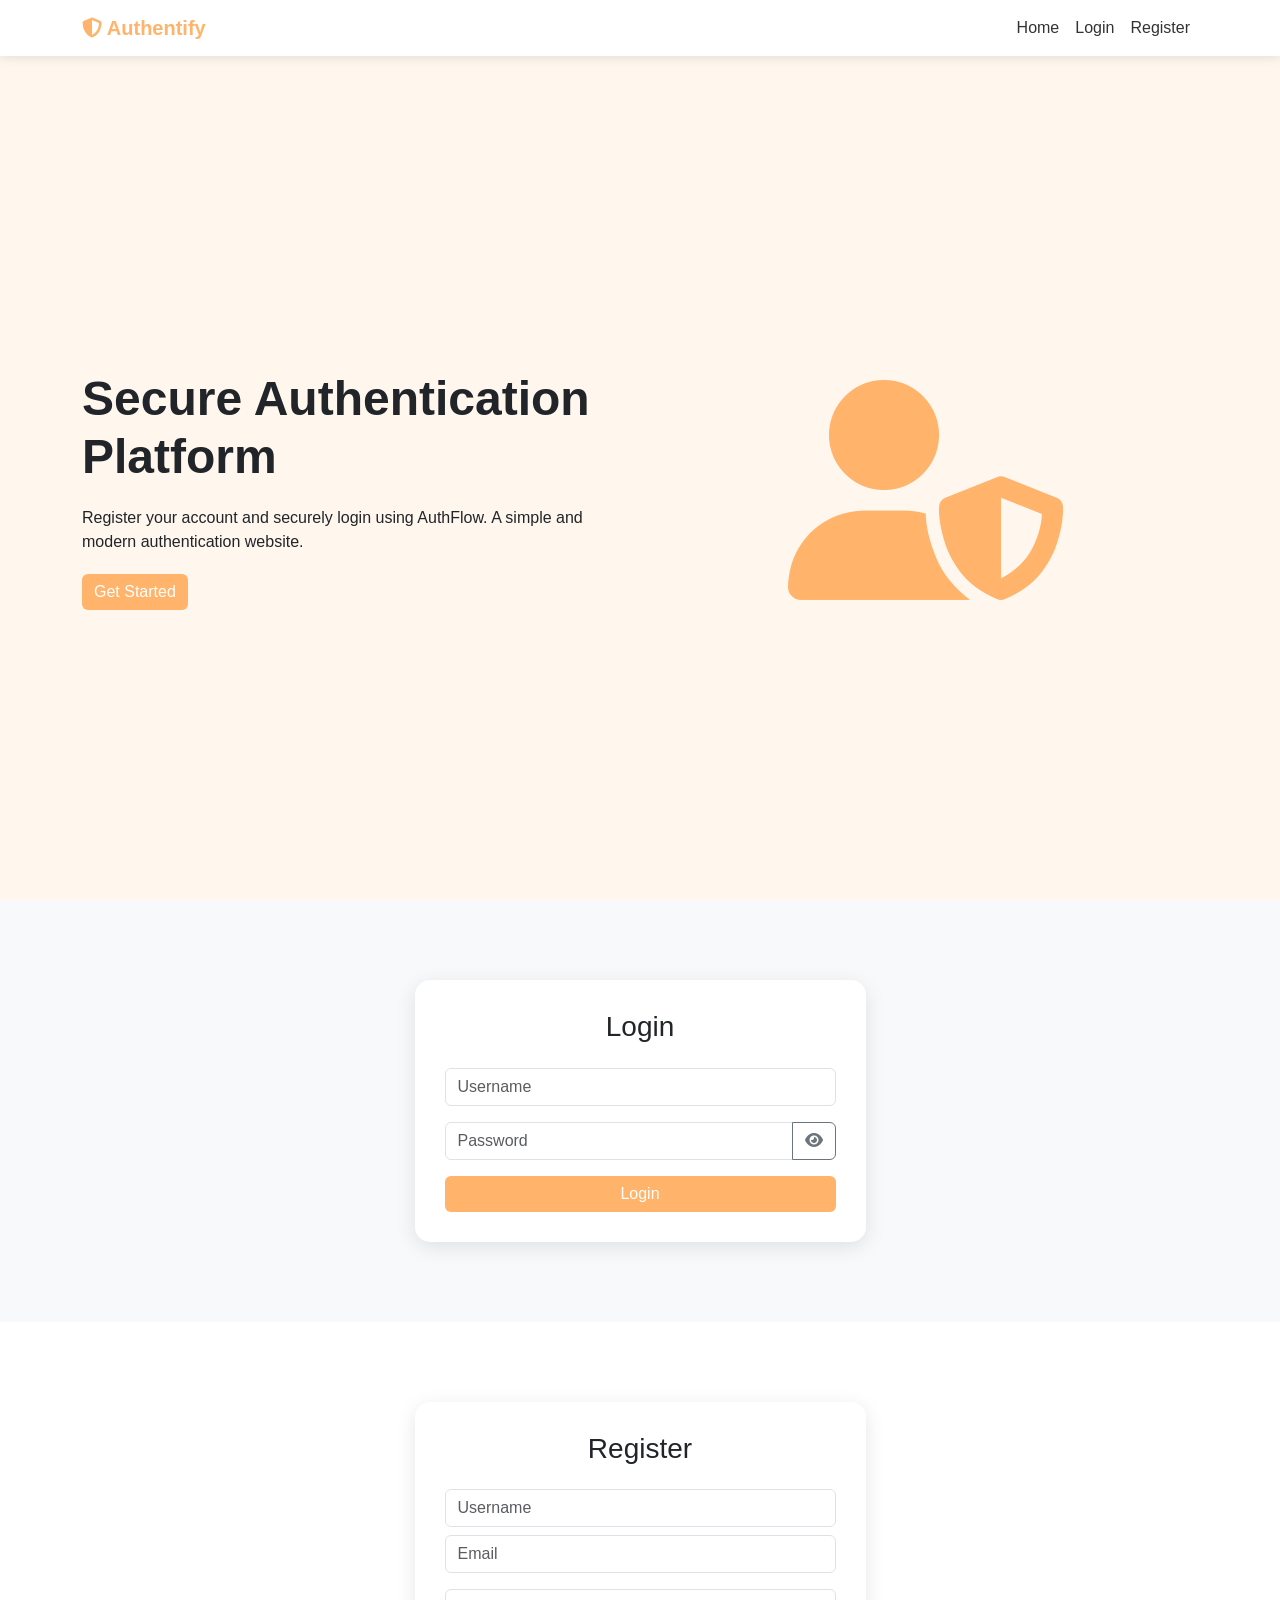
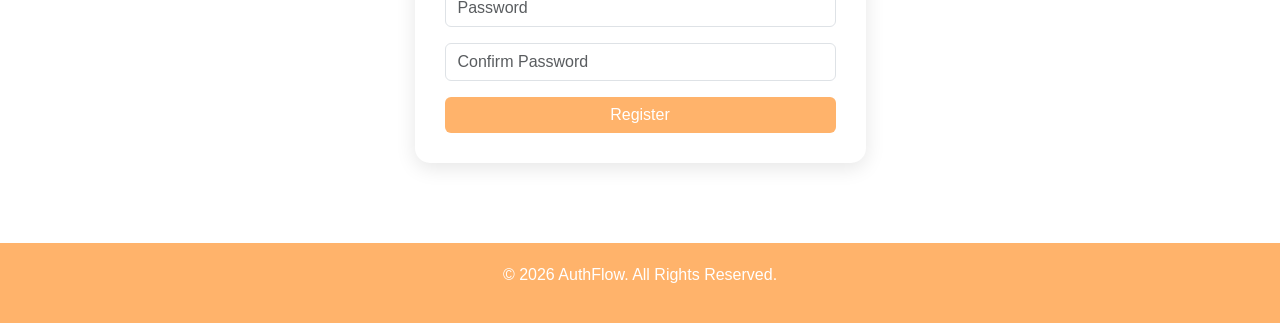
<file: TASK-2/index.html>
<!DOCTYPE html>
<html lang="en">

<head>
<meta charset="UTF-8">
<meta name="viewport" content="width=device-width, initial-scale=1.0">

<title>AuthFlow</title>

<link href="https://cdn.jsdelivr.net/npm/bootstrap@5.3.3/dist/css/bootstrap.min.css" rel="stylesheet">

<link rel="stylesheet"
href="https://cdnjs.cloudflare.com/ajax/libs/font-awesome/6.5.1/css/all.min.css">

<link rel="stylesheet" href="style.css">
</head>

<body>

<nav class="navbar navbar-expand-lg fixed-top">
<div class="container">

<a class="navbar-brand" href="#">
<i class="fa-solid fa-shield-halved"></i>
Authentify
</a>

<button class="navbar-toggler"
data-bs-toggle="collapse"
data-bs-target="#menu">
<span class="navbar-toggler-icon"></span>
</button>

<div class="collapse navbar-collapse" id="menu">
<ul class="navbar-nav ms-auto">

<li class="nav-item">
<a class="nav-link" href="#home">Home</a>
</li>

<li class="nav-item">
<a class="nav-link" href="#login">Login</a>
</li>

<li class="nav-item">
<a class="nav-link" href="#register">Register</a>
</li>

</ul>
</div>

</div>
</nav>

<section id="home" class="hero">

<div class="container">

<div class="row align-items-center">

<div class="col-lg-6">

<h1>Secure Authentication Platform</h1>

<p>
Register your account and securely login using AuthFlow.
A simple and modern authentication website.
</p>

<a href="#register" class="btn btn-main">
Get Started
</a>

</div>

<div class="col-lg-6 text-center">
<i class="fa-solid fa-user-shield hero-icon"></i>
</div>

</div>

</div>

</section>

<section id="login" class="section bg-light">

<div class="container">

<div class="row justify-content-center">

<div class="col-md-5">

<div class="form-box">

<h3 class="text-center mb-4">Login</h3>

<form id="loginForm">

<input
type="text"
id="loginUsername"
class="form-control mb-3"
placeholder="Username"
required>

<div class="input-group mb-3">

<input
type="password"
id="loginPassword"
class="form-control"
placeholder="Password"
required>

<button
type="button"
class="btn btn-outline-secondary"
onclick="togglePassword('loginPassword')">

<i class="fa-solid fa-eye"></i>

</button>

</div>

<button
type="submit"
class="btn btn-main w-100">

Login

</button>

</form>

</div>

</div>

</div>

</div>

</section>

<section id="register" class="section">

<div class="container">

<div class="row justify-content-center">

<div class="col-md-5">

<div class="form-box">

<h3 class="text-center mb-4">Register</h3>

<form id="registerForm">

<input
type="text"
id="username"
class="form-control mb-2"
placeholder="Username"
required>

<div id="userStatus" class="mb-2"></div>

<input
type="email"
id="email"
class="form-control mb-3"
placeholder="Email"
required>

<input
type="password"
id="password"
class="form-control mb-3"
placeholder="Password"
required>

<input
type="password"
id="confirmPassword"
class="form-control mb-2"
placeholder="Confirm Password"
required>

<div id="matchMsg" class="mb-3"></div>

<button
type="submit"
class="btn btn-main w-100">

Register

</button>

</form>

</div>

</div>

</div>

</div>

</section>

<footer>
<p>© 2026 AuthFlow. All Rights Reserved.</p>
</footer>

<script src="script.js"></script>

<script src="https://cdn.jsdelivr.net/npm/bootstrap@5.3.3/dist/js/bootstrap.bundle.min.js"></script>

</body>
</html>
</file>
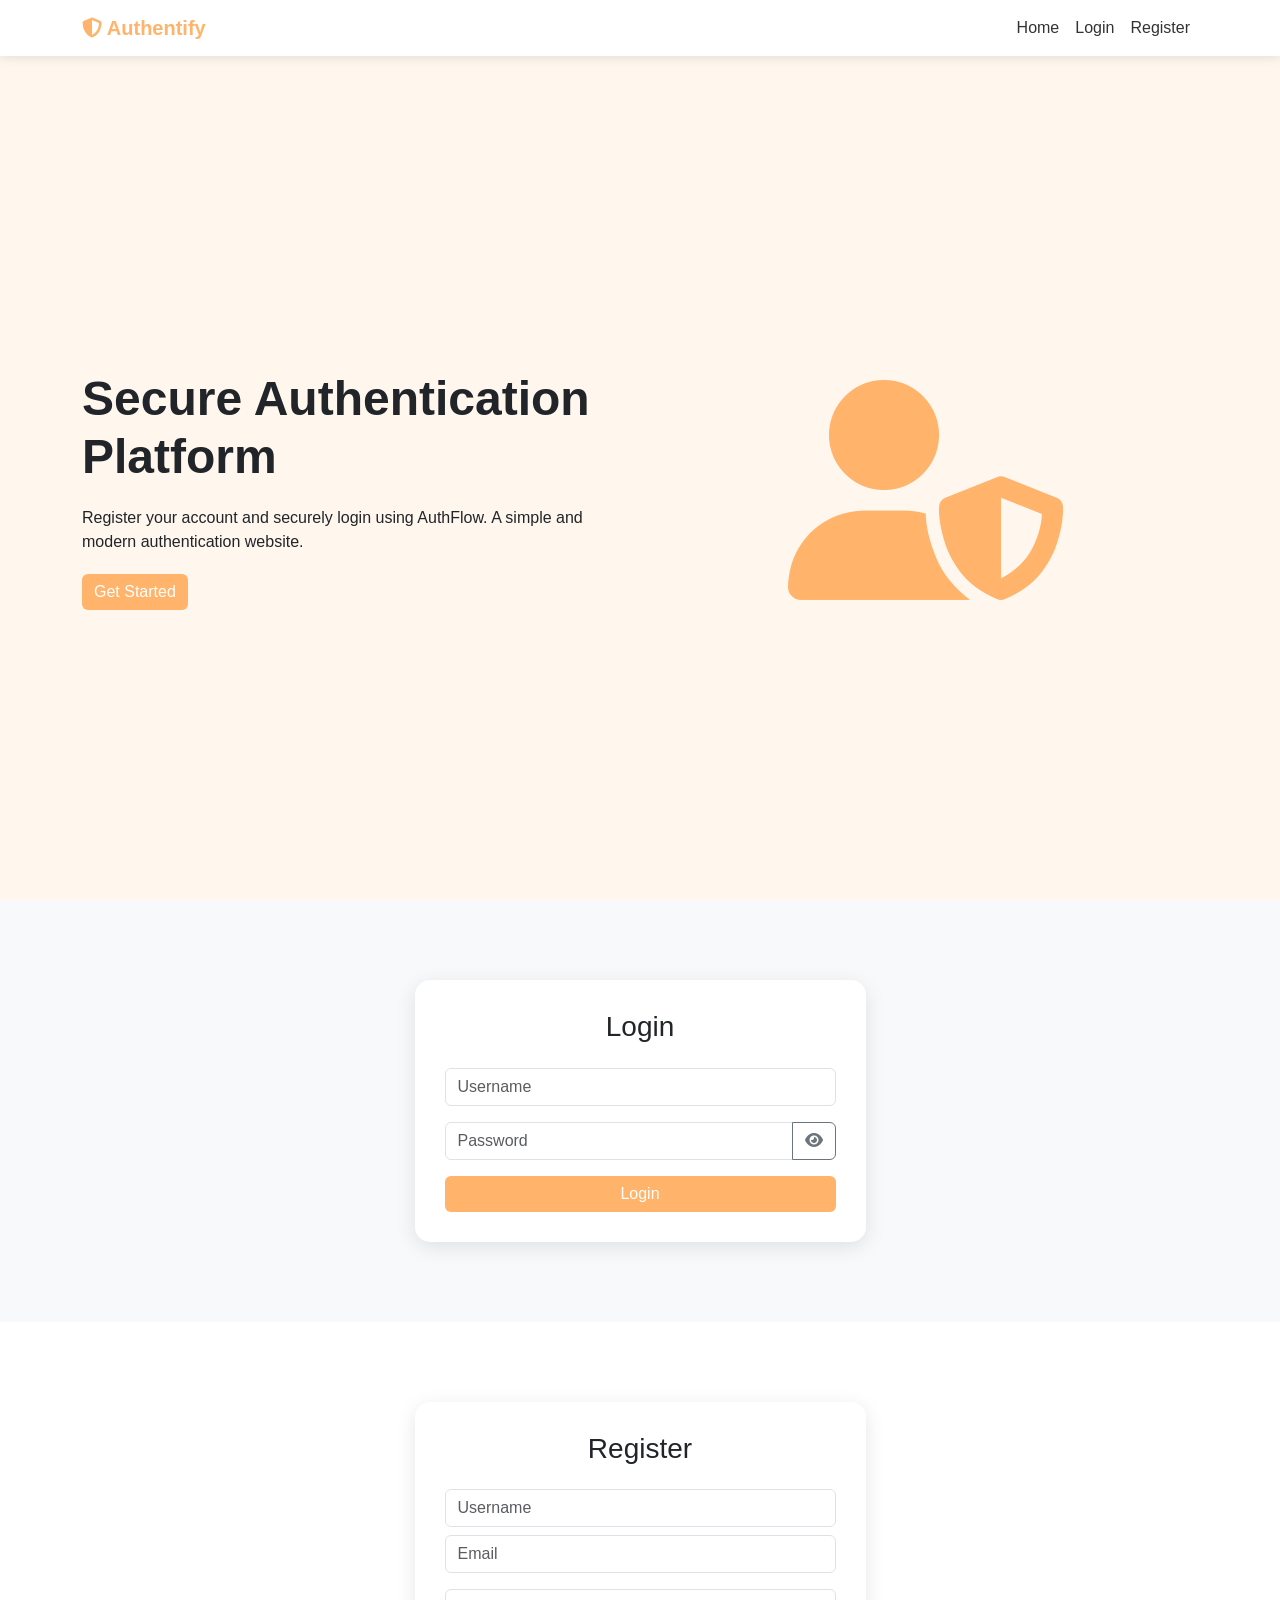
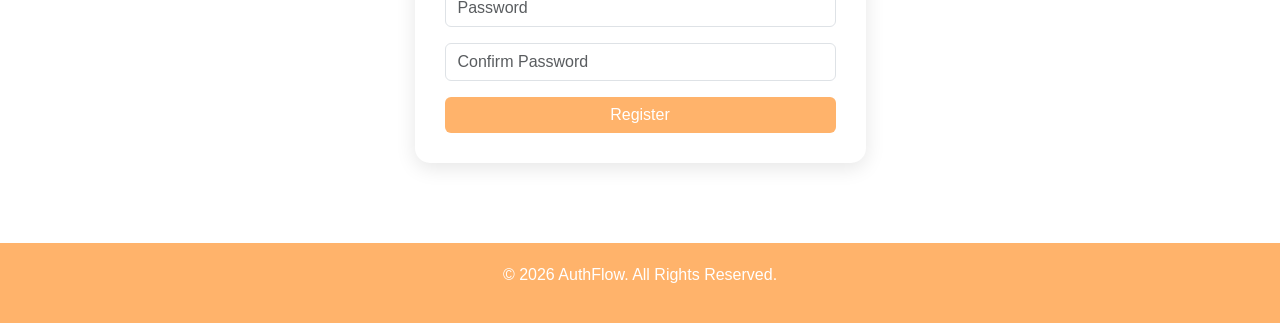
<file: TASK-2/welcome.html>
<!DOCTYPE html>
<html lang="en">

<head>

<meta charset="UTF-8">
<meta name="viewport" content="width=device-width, initial-scale=1.0">

<title>Welcome</title>

<link href="https://cdn.jsdelivr.net/npm/bootstrap@5.3.3/dist/css/bootstrap.min.css" rel="stylesheet">

<style>

body{
height:100vh;
display:flex;
justify-content:center;
align-items:center;
background:#fff6ee;
font-family:Arial,sans-serif;
}

.card{
padding:40px;
border:none;
border-radius:15px;
text-align:center;
box-shadow:0 5px 20px rgba(0,0,0,.1);
}

h1{
color:#ffb36b;
}

.btn-main{
background:#ffb36b;
border:none;
color:white;
}

</style>

</head>

<body>

<div class="card">

<h1>AuthFlow</h1>

<h3 id="welcomeText"></h3>

<p>Login Successful 🎉</p>

<button
class="btn btn-main"
onclick="logout()">

Logout

</button>

</div>

<script>

const user =
localStorage.getItem(
"loggedInUser"
);

if(user){

document.getElementById(
"welcomeText"
).innerHTML =
"Hi, " + user;

}else{

window.location.href =
"index.html";

}

function logout(){

localStorage.removeItem(
"loggedInUser"
);

window.location.href =
"index.html";

}

</script>

</body>
</html>
</file>
<file: TASK-2/style.css>
*{
margin:0;
padding:0;
box-sizing:border-box;
font-family:'Poppins',sans-serif;
}

html{
scroll-behavior:smooth;
}

:root{
--primary:#ffb36b;
--secondary:#fff6ee;
}

body{
background:white;
}

.navbar{
background:white;
box-shadow:0 2px 10px rgba(0,0,0,.1);
}

.navbar-brand{
font-weight:700;
color:var(--primary);
}

.nav-link{
color:#333;
font-weight:500;
}

.nav-link:hover{
color:var(--primary);
}

.hero{
min-height:100vh;
display:flex;
align-items:center;
background:var(--secondary);
padding-top:80px;
}

.hero h1{
font-size:3rem;
font-weight:700;
}

.hero p{
margin:20px 0;
}

.hero-icon{
font-size:220px;
color:var(--primary);
}

.section{
padding:80px 0;
}

.form-box{
background:white;
padding:30px;
border-radius:15px;
box-shadow:0 5px 20px rgba(0,0,0,.1);
}

.btn-main{
background:var(--primary);
color:white;
border:none;
}

.btn-main:hover{
background:#ff9e45;
color:white;
}

footer{
background:var(--primary);
color:white;
text-align:center;
padding:20px;
}
</file>
